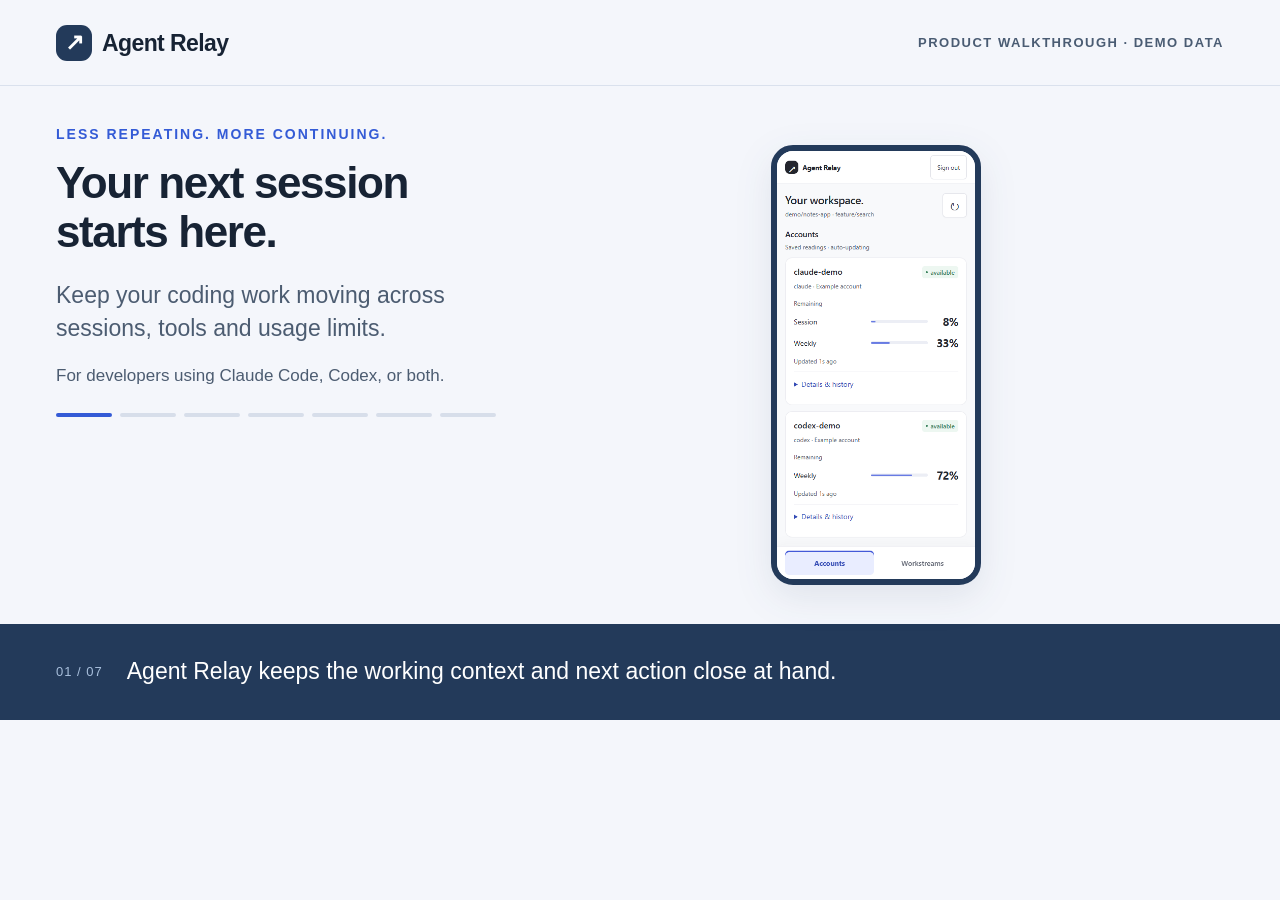
<file: docs/demo/walkthrough.html>
<!doctype html>
<html lang="en"><meta charset="utf-8"><title>Agent Relay walkthrough</title>
<style>
*{box-sizing:border-box}body{margin:0;background:#f4f6fb;color:#172334;font-family:'Segoe UI',sans-serif;width:1280px;height:720px;overflow:hidden}header{height:86px;padding:24px 56px;display:flex;align-items:center;justify-content:space-between;border-bottom:1px solid #dae1ed}.brand{font-size:23px;font-weight:700;letter-spacing:-.6px}.badge{font-size:13px;letter-spacing:1.5px;color:#4a5c73;font-weight:600}.mark{display:inline-grid;place-items:center;background:#233a5a;color:white;width:36px;height:36px;border-radius:11px;margin-right:10px}main{height:538px;display:grid;grid-template-columns:440px 1fr;gap:32px;padding:40px 56px 20px}.kicker{font-size:14px;letter-spacing:2px;color:#345bd6;font-weight:700;margin-bottom:16px}h1{font-size:44px;line-height:1.12;letter-spacing:-1.4px;margin:0 0 22px}p{font-size:23px;line-height:1.45;color:#4c5c71;margin:0 0 18px}.small{font-size:17px;line-height:1.5}code{font-family:Consolas,monospace}pre{font-size:19px;line-height:1.7;background:#e6ecf7;border-radius:12px;padding:18px;white-space:pre-wrap}aside{display:flex;flex-direction:column;justify-content:center;align-items:center;gap:16px;min-width:0}.capture{width:100%;max-height:440px;object-fit:contain;filter:drop-shadow(0 12px 18px #233a5a18)}.phone{height:470px;width:auto;border:6px solid #233a5a;border-radius:22px}.stack{max-height:230px}.note{background:#e0f0e9;color:#235341;padding:14px 20px;border-radius:12px;font-size:19px;line-height:1.4;width:100%}.number{font-size:70px;font-weight:700;letter-spacing:-3px;color:#345bd6}.steps{display:flex;gap:8px;margin-top:24px}.steps span{height:4px;flex:1;background:#d7deea;border-radius:3px}.steps .on{background:#345bd6}footer{height:96px;background:#233a5a;color:#fff;padding:22px 56px;display:flex;gap:24px;align-items:center;font-size:23px;line-height:1.35}.chapter{font-size:13px;white-space:nowrap;color:#a8bfdc;letter-spacing:1px}.guide{display:block;padding-top:32px}.guide h1{font-size:37px;margin-bottom:8px}.guide>p{font-size:20px}.cards{display:grid;grid-template-columns:repeat(3,1fr);gap:20px;margin-top:26px}.card{background:white;border:1px solid #d9e0ec;border-radius:18px;padding:26px;min-height:306px}.card h2{font-size:25px;margin:12px 0}.card p{font-size:19px}.card b{color:#345bd6;font-size:14px;letter-spacing:1px}.card code{font-size:16px;color:#233a5a}.label{font-size:15px;color:#56677c;align-self:flex-start}
</style>
<header><div class="brand"><span class="mark">↗</span>Agent Relay</div><div class="badge">PRODUCT WALKTHROUGH · DEMO DATA</div></header>
<main id="main"></main><footer><span class="chapter" id="chapter"></span><span id="caption"></span></footer>
<script>
const scenes=[
 {tag:'LESS REPEATING. MORE CONTINUING.',title:'Your next session<br>starts here.',body:'Keep your coding work moving across sessions, tools and usage limits.',small:'For developers using Claude Code, Codex, or both.',image:'demo-mobile.png',phone:true,caption:'Agent Relay keeps the working context and next action close at hand.'},
 {tag:'01 / CHECK',title:'Know where you<br>can continue.',body:'Compare recorded account capacity before starting the next step.',small:'Here, Claude has 8% session capacity. Codex has 72% weekly capacity. These are different quota windows—not interchangeable budgets.',image:'demo-capacity.png',caption:'Read the window, freshness and reserve—not just the percentage.'},
 {tag:'02 / SAVE',title:'Save the context.<br>Verify the state.',body:'Record what changed, why it changed, what passed, and what remains.',code:'/handoff  →  /checkpoint\nCodex: $handoff → $checkpoint',image:'demo-checkpoint.png',caption:'A checkpoint links the next action to the repository state.'},
 {tag:'03 / RELEASE',title:'One writer.<br>One clear handoff.',body:'Stop the source session before releasing ownership.',small:'Relay checks participating workflows. It cannot stop another IDE or prevent independent edits.',image:'demo-release.png',caption:'The source must be stopped. A changed repository needs a fresh release.'},
 {tag:'04 / CONTINUE',title:'Claim the work.<br>Carry it forward.',body:'Choose the destination account, claim ownership, and copy the resume prompt.',small:'Open the destination coding tool yourself and verify the checkpoint before editing.',image:'demo-claim.png',second:'demo-resume.png',caption:'Relay prepares the handoff. It does not launch a model task or copy chat history.'},
 {tag:'05 / CHECK FROM YOUR PHONE',title:'Your workspace,<br>within reach.',body:'See quotas, workstreams and supported actions in a paired mobile browser.',small:'HTTPS and device pairing required. The host must stay awake and reachable. One owner, their devices.',image:'demo-mobile.png',phone:true,caption:'The same personal workspace, with a layout built for a small screen.'},
 {tag:'START SMALL',title:'Check. Save.<br>Continue.',body:'Start with handoffs and working rules. Add usage tracking and phone access when you need them.',code:'bash install.sh --tool both /path/to/your/project',note:'You keep control of the tools, reviews and final decisions.',caption:'See README.md for setup and docs/remote-access.md for paired phone access.'}
];
const query=new URLSearchParams(location.search), main=document.getElementById('main');
if(query.has('guide')){
 main.className='guide';main.innerHTML='<div class="kicker">THE WORKFLOW AT A GLANCE</div><h1>One workstream. A clear next step.</h1><p>For developers using Claude Code, Codex, or both.</p><div class="cards"><div class="card"><b>01 / CHECK</b><h2>Choose the next step</h2><p>Inspect quota windows and freshness. Use capacity as guidance for a bounded task.</p><code>usagectl usage status</code></div><div class="card"><b>02 / SAVE</b><h2>Keep the context</h2><p>Save decisions, changed files, verification results and what remains.</p><code>/handoff → /checkpoint<br>$handoff → $checkpoint</code></div><div class="card"><b>03 / CONTINUE</b><h2>Transfer deliberately</h2><p>Stop the source writer. Release, claim, then verify the checkpoint in the destination tool.</p><code>One owner at a time</code></div></div>';
 document.getElementById('chapter').textContent='AGENT RELAY';document.getElementById('caption').textContent='Personal workflow kit. Local state. Optional HTTPS phone access.';
}else{
 const i=Math.max(0,Math.min(6,Number(query.get('scene'))||0)),s=scenes[i];
 main.innerHTML='<section><div class="kicker">'+s.tag+'</div><h1>'+s.title+'</h1><p>'+s.body+'</p>'+(s.small?'<p class="small">'+s.small+'</p>':'')+(s.code?'<pre>'+s.code+'</pre>':'')+'<div class="steps">'+scenes.map((_,j)=>'<span class="'+(j<=i?'on':'')+'"></span>').join('')+'</div></section><aside>'+(s.image?'<img class="capture '+(s.phone?'phone':'')+(s.second?' stack':'')+'" src="../media/'+s.image+'" alt="Real dashboard UI with simulated demo data">':'<div class="number">↗</div>')+(s.second?'<img class="capture stack" src="../media/'+s.second+'" alt="Demo resume prompt">':'')+(s.note?'<div class="note">'+s.note+'</div>':'')+'</aside>';
 document.getElementById('chapter').textContent=String(i+1).padStart(2,'0')+' / 07';document.getElementById('caption').textContent=s.caption;
}
</script></html>
</file>
